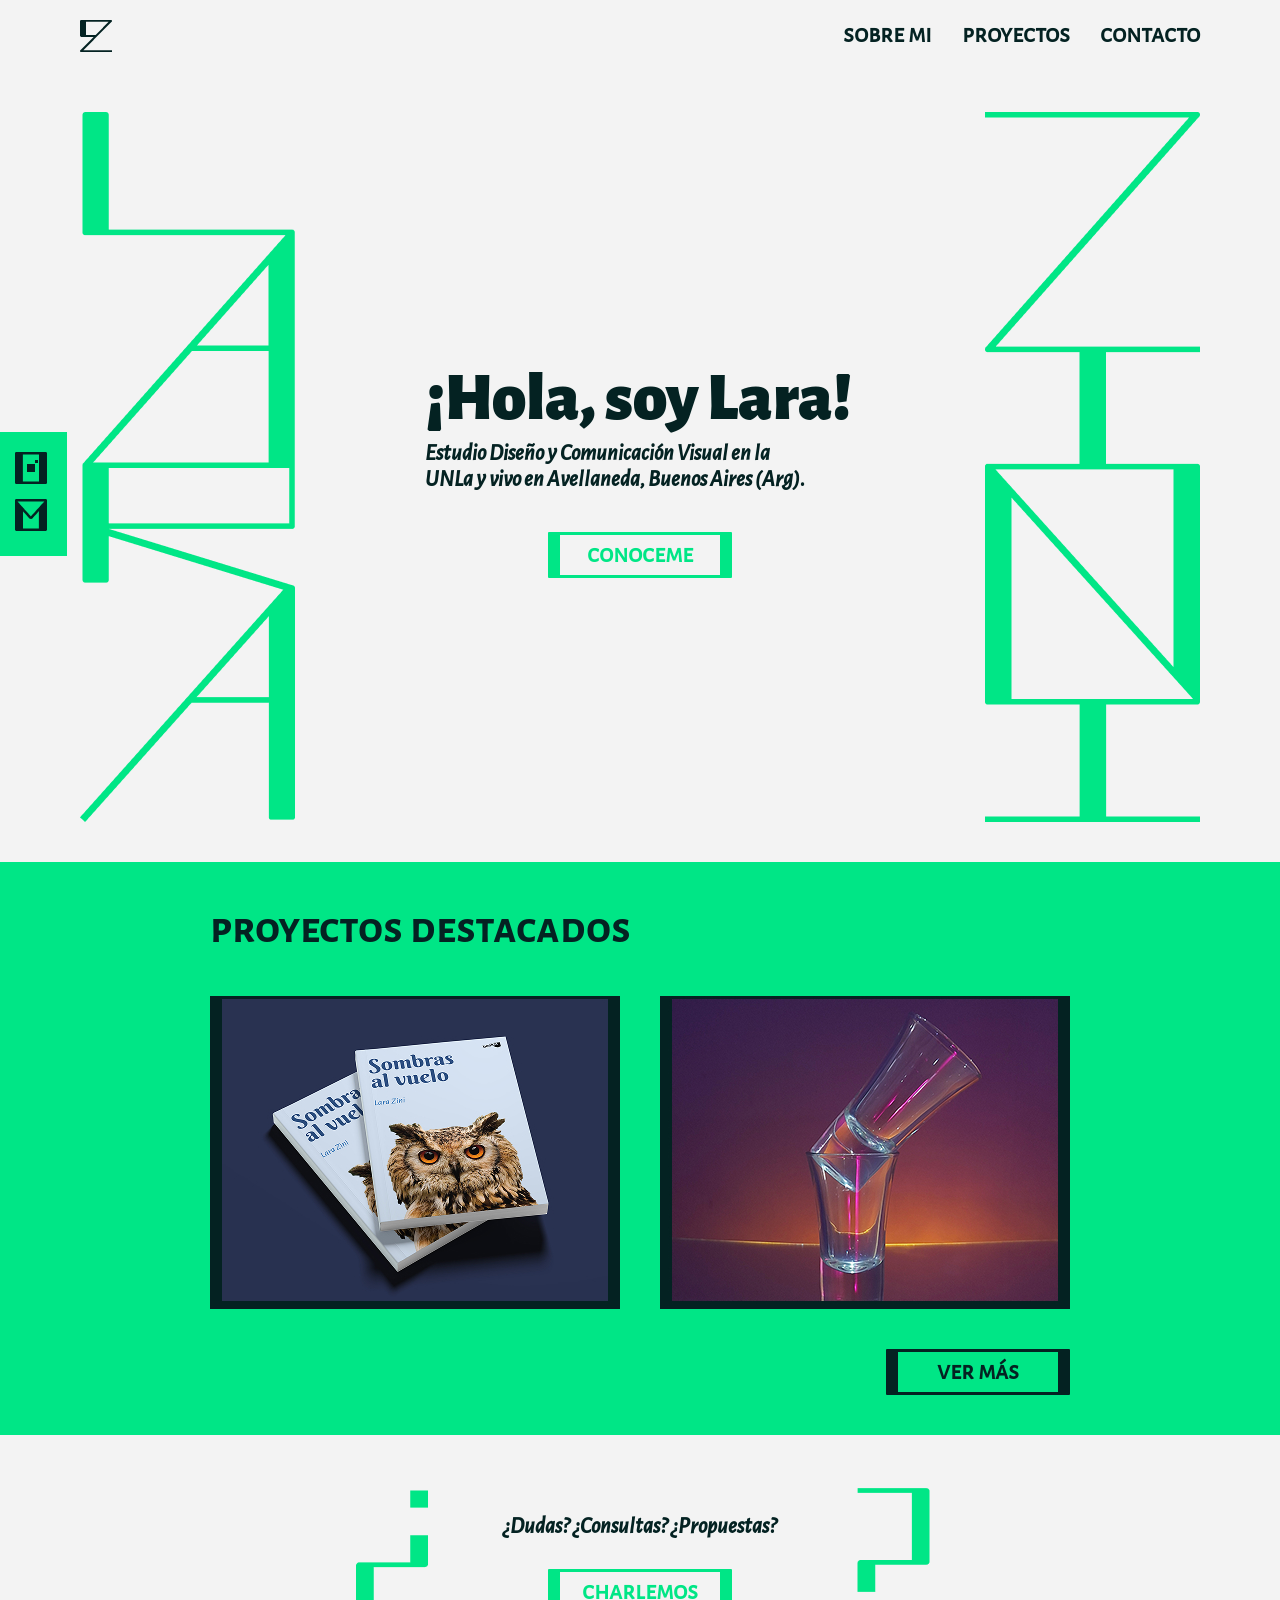
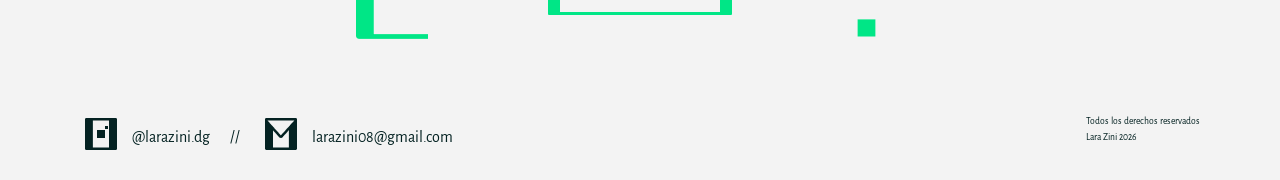
<file: index.html>
<!DOCTYPE html>
<html>

<head>
    <meta charset="utf-8" />
    <meta name="viewport" content="width=device-width, initial-scale=1.0">
    <meta name="author" content="Lara Zini">
    <meta name="keywords" content="diseñador gráfico, branding, identidad de marca, diseño editorial, fotógrafo">
    <link href="estilos.css" rel="stylesheet">
    <link rel="stylesheet" type="text/css" href="lightbox/jquery.fancybox.css">
    <title>ZiniLara_Porfolio</title>
    <link rel="icon" type="image/x-icon" href="img/favicon.ico">
</head>

<body>
    <header>
        <a href="index.html" target="_self">
            <div class="isotipo"></div>
        </a>
        <nav>
            <a href="sobremi.html" target="_self">
                <h4>sobre mi</h4>
            </a>
            <a href="proyectos.html" target="_self">
                <h4>proyectos</h4>
            </a>
            <a href="contacto.html" target="_self">
                <h4>contacto</h4>
            </a>
        </nav>
    </header>

    <main>
        <section id="fijo">
            <ul id="fijo-ul">
                <li>
                    <a class="instagram" href="https://www.instagram.com/larazini.dg/?hl=es" target="_blank"><img
                            src="img/icono-instagram-negro.png" alt="icono instagram" width="42px" height="42px" /></a>
                </li>
                <li>
                    <a class="mail" href="mailto:larazini08@gmail.com" target="_blank"><img
                            src="img/icono-mail-negro.png" alt="icono mail" width="42px" height="42px" /></a>
                </li>
            </ul>
        </section>

        <section id="bienvenida">
            <img id="logo-lara" src="img/index/logotipo-lara.png" alt="Lara" width="215px" height="710px" />
            <article>
                <div>
                    <h1>¡Hola, soy Lara!</h1>
                    <h6>Estudio Diseño y Comunicación Visual en la UNLa y vivo en Avellaneda, Buenos Aires (Arg).</h6>
                </div>
                <div id="boton-bienvenida">
                    <a class="boton" href="sobremi.html">
                        <h4>conoceme</h4>
                    </a>
                </div>
            </article>
            <img id="logo-zini" src="img/index/logotipo-zini.png" alt="Zini" width="215px" height="710px" />
        </section>
        <section id="proyectos-destacados">
            <h2>proyectos destacados</h2>

            <article class="galeria">
                <div id="galeria-libro">
                    <a href="img/proyectos/libro/libro.jpg" data-fancybox="libro" data-caption="Diseño editorial"
                        width="1160px" height="870px"><img src="img/proyectos/libro/libro-thumbnal.jpg" alt="libro"
                            width="410px" height="308px"></a>
                    <a href="img/proyectos/libro/libro-1.jpg" data-fancybox="libro"
                        data-caption="Composición de doble página" width="1160px" height="870px"></a>
                    <a href="img/proyectos/libro/libro-2.jpg" data-fancybox="libro"
                        data-caption="Estampillas ilustradas" width="1160px" height="870px"></a>
                    <a href="img/proyectos/libro/libro-3.jpg" data-fancybox="libro"
                        data-caption="Composición de doble página" width="1160px" height="870px"></a>
                    <a href="img/proyectos/libro/libro-4.jpg" data-fancybox="libro" data-caption="Tapa y contratapa"
                        width="1160px" height="870px"></a>
                </div>

                <div id="galeria-fotoproducto">
                    <a href="img/proyectos/fotoproducto/fotoproducto.jpg" data-fancybox="fotoproducto"
                        data-caption="Vidrio" width="653px" height="870px"><img
                            src="img/proyectos/fotoproducto/fotoproducto-thumbnal.jpg" alt="fotoproducto" width="410px"
                            height="308px"></a>
                    <a href="img/proyectos/fotoproducto/fotoproducto-1.jpg" data-fancybox="fotoproducto"
                        data-caption="Metal" width="652px" height="870px"></a>
                    <a href="img/proyectos/fotoproducto/fotoproducto-2.jpg" data-fancybox="fotoproducto"
                        data-caption="Cuero" width="1160px" height="870px"></a>
                    <a href="img/proyectos/fotoproducto/fotoproducto-3.jpg" data-fancybox="fotoproducto"
                        data-caption="Orgánico" width="653px" height="870px"></a>
                    <a href="img/proyectos/fotoproducto/fotoproducto-4.jpg" data-fancybox="fotoproducto"
                        data-caption="Orgánico" width="870px" height="870px"></a>
                </div>
            </article>

            <div>
                <a class="boton-negro" href="proyectos.html">
                    <h4>ver más</h4>
                </a>
            </div>
        </section>
        <section id="signos-pregunta">
            <img id="signo-abre" src="img/index/icono-pregunta-apertura.png" alt="signo pregunta apertura" width="120px"
                height="178px" />
            <article>
                <h6>¿Dudas? ¿Consultas? ¿Propuestas?</h6>
                <a class="boton" href="contacto.html">
                    <h4>charlemos</h4>
                </a>
            </article>
            <img id="signo-cierra" src="img/index/icono-pregunta-cierre.png" alt="signo pregunta cierre" width="120px" height="178px" />
        </section>
    </main>

    <footer>
        <ul class="redes">
            <li>
                <a class="instagram" href="https://www.instagram.com/larazini.dg/?hl=es" target="_blank"><img
                        src="img/icono-instagram-negro.png" alt="icono instagram" width="42px" height="42px" /></a>
                <p>@larazini.dg</p>
            </li>
            <li>
                <p>//</p>
            </li>
            <li>
                <a class="mail" href="mailto:larazini08@gmail.com" target="_blank"><img src="img/icono-mail-negro.png"
                        alt="icono mail" width="42px" height="42px" /></a>
                <p>larazini08@gmail.com</p>
            </li>
        </ul>
        <ul id="legales">
            <li>
                <p>Todos los derechos reservados</p>
            </li>
            <li>
                <p>Lara Zini 2026</p>
            </li>
        </ul>
    </footer>
    <script src="lightbox/jquery.min.js"></script>
    <script src="lightbox/jquery.fancybox.js"></script>
</body>

</html>
</file>
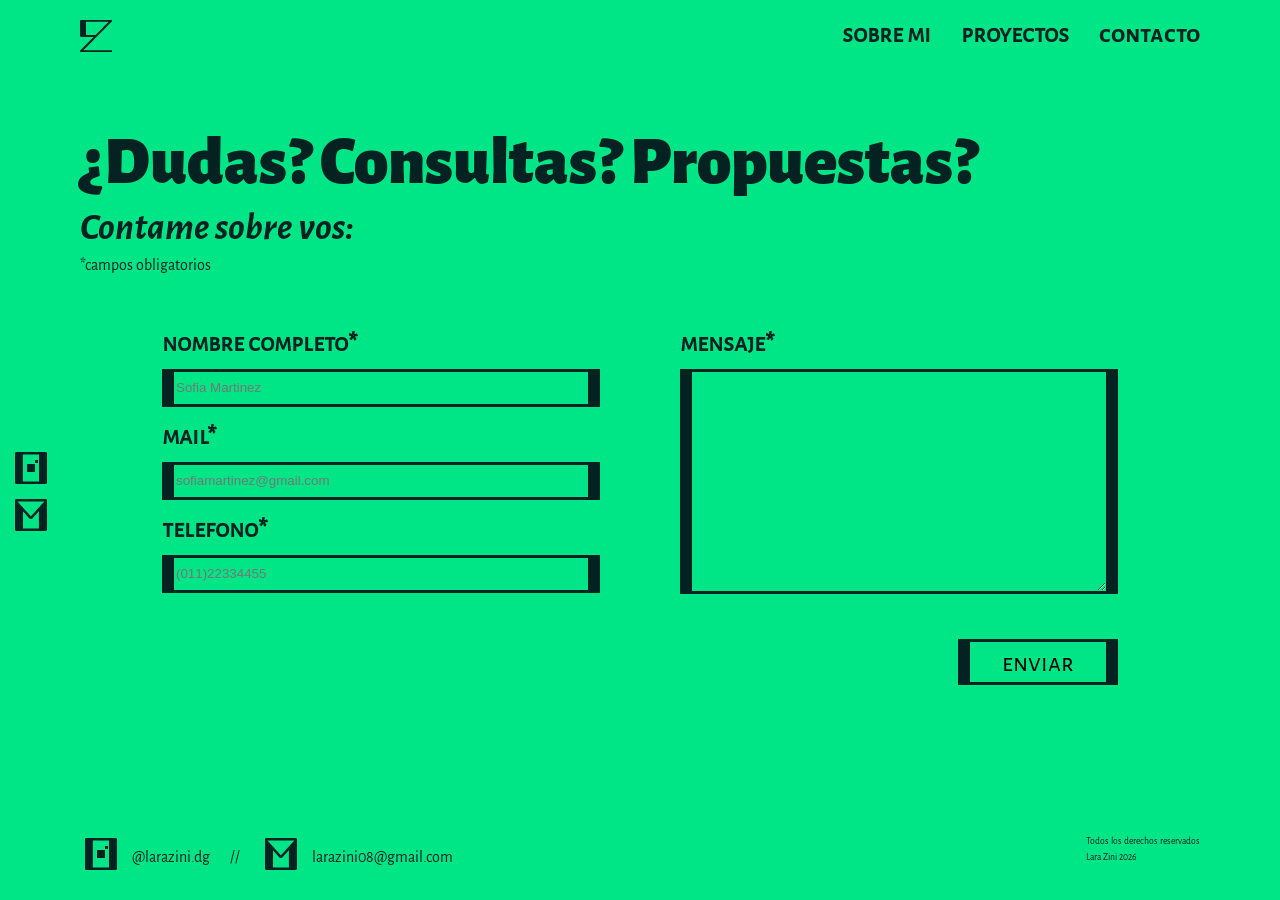
<file: contacto.html>
<!DOCTYPE html>
<html>

<head>
    <meta charset="utf-8" />
    <meta name="viewport" content="width=device-width, initial-scale=1.0">
    <meta name="author" content="Lara Zini">
    <meta name="keywords" content="diseñador gráfico, branding, identidad de marca, diseño editorial, fotógrafo">
    <link href="estilos.css" rel="stylesheet">
    <title>ZiniLara_Porfolio</title>
    <link rel="icon" type="image/x-icon" href="img/favicon.ico">
</head>

<body id="contacto-body">
    <header>
        <a href="index.html" target="_self">
            <div class="isotipo"></div>
        </a>
        <nav>
            <a href="sobremi.html" target="_self">
                <h4>sobre mi</h4>
            </a>
            <a href="proyectos.html" target="_self">
                <h4>proyectos</h4>
            </a>
            <a href="contacto.html" target="_self">
                <h5>contacto</h5>
            </a>
        </nav>
    </header>

    <main>

        <section id="fijo">
            <ul id="fijo-ul">
                <li>
                    <a class="instagram" href="https://www.instagram.com/larazini.dg/?hl=es" target="_blank"><img
                            src="img/icono-instagram-negro.png" alt="icono instagram" width="42px" height="42px" /></a>
                </li>
                <li>
                    <a class="mail" href="mailto:larazini08@gmail.com" target="_blank"><img src="img/icono-mail-negro.png"
                            alt="icono mail" width="42px" height="42px" /></a>
                </li>
            </ul>
        </section>

        <section id="contacto">
            <h1>¿Dudas? Consultas? Propuestas?</h1>
            <h3>Contame sobre vos:</h3>
            <p>*campos obligatorios</p>
            <form method="post" action="" target="_blank" enctype="text/plain">
                <div class="datos">
                    <label for="nombre">
                        <h4>nombre completo*</h4>
                    </label>
                    <input type="text" name="nombre" id="nombre" maxlength="40" placeholder="Sofia Martinez" required>
                    <label for="mail">
                        <h4>mail*</h4>
                    </label>
                    <input type="email" name="mail" id="mail" maxlength="40" placeholder="sofiamartinez@gmail.com"
                        required>
                    <label for="telefono">
                        <h4>telefono*</h4>
                    </label>
                    <input type="tel" name="telefono" id="telefono" maxlength="40" placeholder="(011)22334455" required>
                </div>

                <div class="mensaje">
                    <label for="mensaje">
                        <h4>mensaje*</h4>
                    </label>
                    <textarea name="mensaje" id="mensaje" maxlength="300" required></textarea>
                    <div class="boton-enviar">
                        <input type="submit" value="enviar" class="enviar">
                    </div>
                </div>
            </form>
        </section>
    </main>

    <footer>
        <ul class="redes">
            <li>
                <a class="instagram" href="https://www.instagram.com/larazini.dg/?hl=es" target="_blank"><img
                        src="img/icono-instagram-negro.png" alt="icono instagram" width="42px" height="42px" /></a>
                <p>@larazini.dg</p>
            </li>
            <li><p>//</p></li>
            <li>
                <a class="mail" href="mailto:larazini08@gmail.com" target="_blank"><img src="img/icono-mail-negro.png"
                        alt="icono mail" width="42px" height="42px" /></a>
                <p>larazini08@gmail.com</p>
            </li>
        </ul>
        <ul id="legales">
            <li>
                <p>Todos los derechos reservados</p>
            </li>
            <li>
                <p>Lara Zini 2026</p>
            </li>
        </ul>
    </footer>
</body>

</html>
</file>
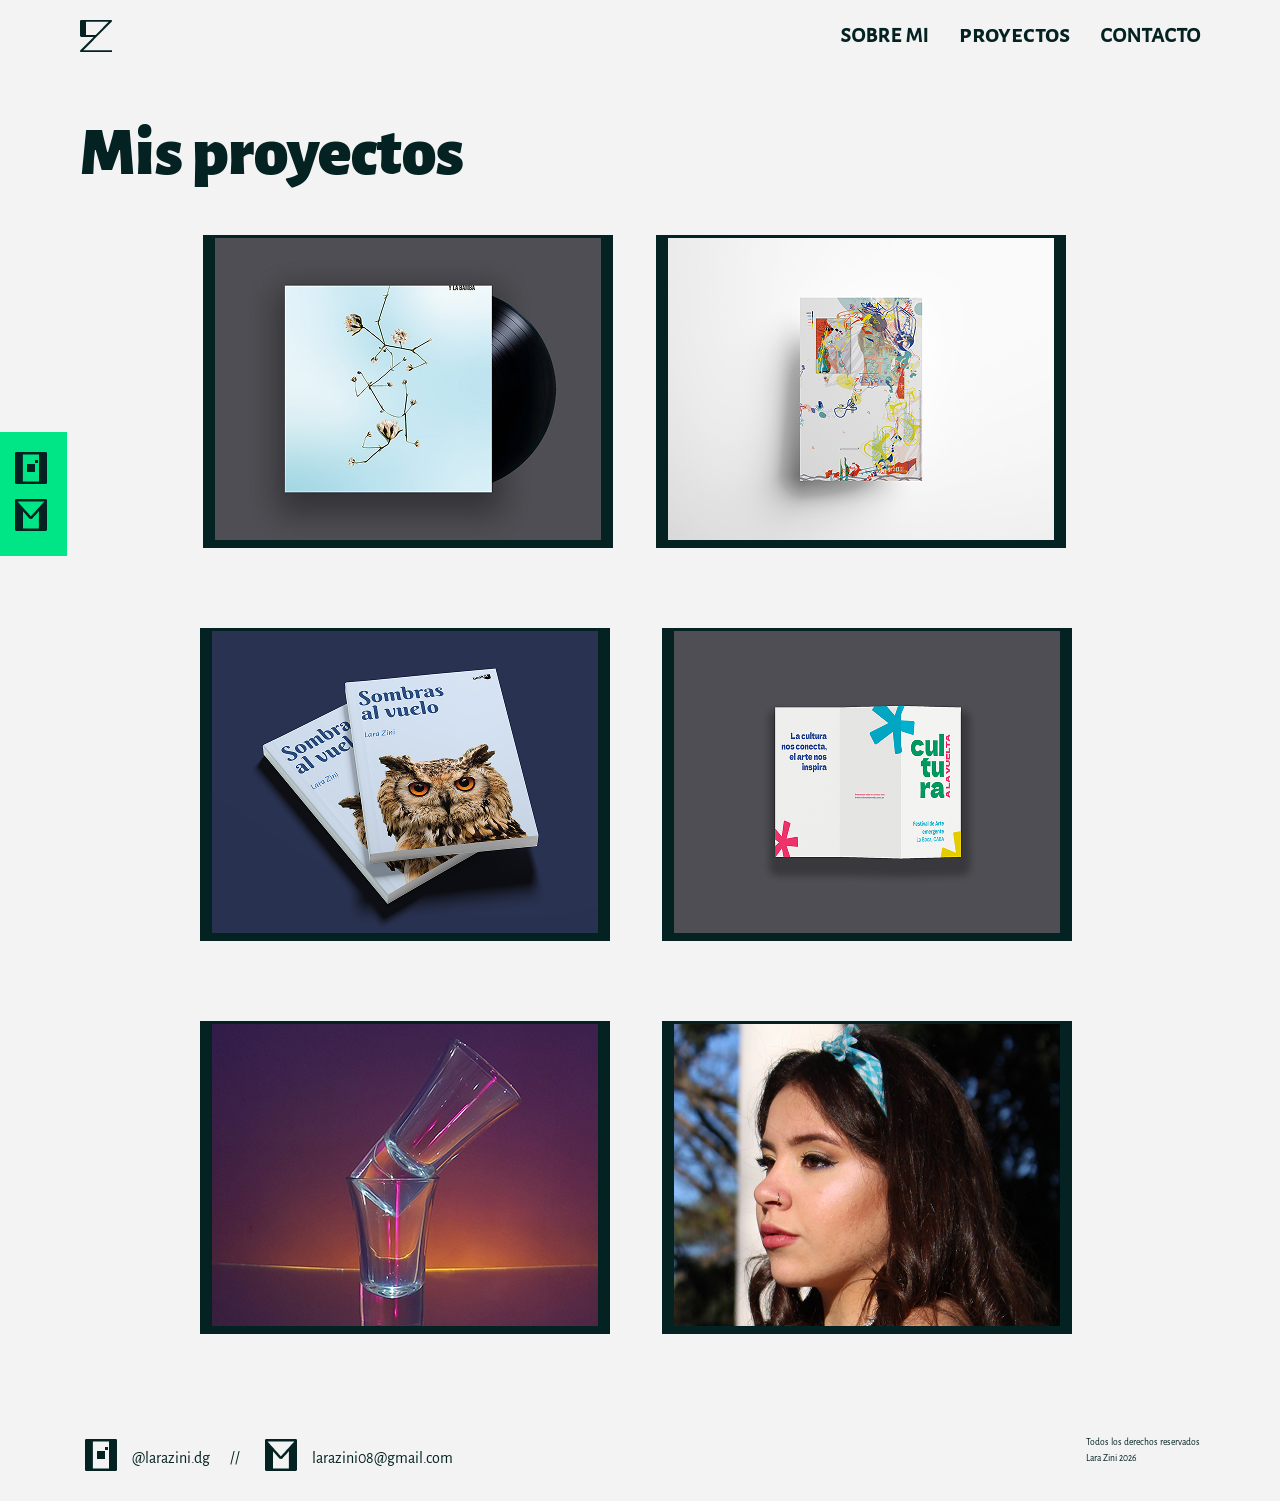
<file: proyectos.html>
<!DOCTYPE html>
<html>

<head>
    <meta charset="utf-8" />
    <meta name="viewport" content="width=device-width, initial-scale=1.0">
    <meta name="author" content="Lara Zini">
    <meta name="keywords" content="diseñador gráfico, branding, identidad de marca, diseño editorial, fotógrafo">
    <link href="estilos.css" rel="stylesheet">
    <link rel="stylesheet" type="text/css" href="lightbox/jquery.fancybox.css">
    <title>ZiniLara_Porfolio</title>
    <link rel="icon" type="image/x-icon" href="img/favicon.ico">
</head>

<body>
    <header>
        <a href="index.html" target="_self">
            <div class="isotipo"></div>
        </a>
        <nav>
            <a href="sobremi.html" target="_self">
                <h4>sobre mi</h4>
            </a>
            <a href="proyectos.html" target="_self">
                <h5>proyectos</h5>
            </a>
            <a href="contacto.html" target="_self">
                <h4>contacto</h4>
            </a>
        </nav>
    </header>

    <main>

        <section id="fijo">
            <ul id="fijo-ul">
                <li>
                    <a class="instagram" href="https://www.instagram.com/larazini.dg/?hl=es" target="_blank"><img
                            src="img/icono-instagram-negro.png" alt="icono instagram" width="42px" height="42px" /></a>
                </li>
                <li>
                    <a class="mail" href="mailto:larazini08@gmail.com" target="_blank"><img src="img/icono-mail-negro.png"
                            alt="icono mail" width="42px" height="42px" /></a>
                </li>
            </ul>
        </section>

        <section id="proyectos">
            <h1>Mis proyectos</h1>
            <article class="galeria">
                <div id="galeria-disco">
                    <a href="img/proyectos/disco/disco.jpg" data-fancybox="disco" data-caption="Tapa de disco"
                        width="1160px" height="870px"><img src="img/proyectos/disco/disco-thumbnal.jpg" alt="disco"
                            width="410px" height="308px"></a>
                    <a href="img/proyectos/disco/disco-1.jpg" data-fancybox="disco" data-caption="Contratapa de disco"
                        width="1160px" height="870px"></a>
                </div>

                <div id="galeria-landscape">
                    <a href="img/proyectos/landscape/landscape.jpg" data-fancybox="landscape"
                        data-caption="Afiche landscape" width="1160px" height="870px"><img
                            src="img/proyectos/landscape/landscape-thumbnal.jpg" alt="landscape" width="410px"
                            height="308px"></a>
                    <a href="img/proyectos/landscape/landscape-1.jpg" data-fancybox="landscape"
                        data-caption="Primer acercamiento" width="615px" height="870px"></a>
                    <a href="img/proyectos/landscape/landscape-2.jpg" data-fancybox="landscape"
                        data-caption="Segundo acercamiento" width="615px" height="870px"></a>
                    <a href="img/proyectos/landscape/landscape-3.jpg" data-fancybox="landscape"
                        data-caption="Tercer acercamiento" width="615px" height="870px"></a>
                    <a href="img/proyectos/landscape/landscape-4.jpg" data-fancybox="landscape"
                        data-caption="Cuarto acercamiento" width="615px" height="870px"></a>
                </div>
            </article>

            <article class="galeria">
                <div id="galeria-libro">
                    <a href="img/proyectos/libro/libro.jpg" data-fancybox="libro" data-caption="Diseño editorial"
                        width="1160px" height="870px"><img src="img/proyectos/libro/libro-thumbnal.jpg" alt="libro"
                            width="410px" height="308px"></a>
                    <a href="img/proyectos/libro/libro-1.jpg" data-fancybox="libro"
                        data-caption="Composición de doble página" width="1160px" height="870px"></a>
                    <a href="img/proyectos/libro/libro-2.jpg" data-fancybox="libro"
                        data-caption="Estampillas ilustradas" width="1160px" height="870px"></a>
                    <a href="img/proyectos/libro/libro-3.jpg" data-fancybox="libro"
                        data-caption="Composición de doble página" width="1160px" height="870px"></a>
                    <a href="img/proyectos/libro/libro-4.jpg" data-fancybox="libro" data-caption="Tapa y contratapa"
                        width="1160px" height="870px"></a>
                </div>

                <div id="galeria-festival">
                    <a href="img/proyectos/festival/festival.jpg" data-fancybox="festival"
                        data-caption="Cronograma frente" width="1160px" height="870px"><img
                            src="img/proyectos/festival/festival-thumbnal.jpg" alt="festival" width="410px"
                            height="308px"></a>
                    <a href="img/proyectos/festival/festival-1.jpg" data-fancybox="festival"
                        data-caption="Cronograma dorso" width="1160px" height="870px"></a>
                    <a href="img/proyectos/festival/festival-2.jpg" data-fancybox="festival" data-caption="Afiche"
                        width="1160px" height="870px"></a>
                    <a href="img/proyectos/festival/festival-3.jpg" data-fancybox="festival" data-caption="Postales"
                        width="1160px" height="870px"></a>
                </div>
            </article>

            <article class="galeria">
                <div id="galeria-fotoproducto">
                    <a href="img/proyectos/fotoproducto/fotoproducto.jpg" data-fancybox="fotoproducto"
                        data-caption="Vidrio" width="653px" height="870px"><img
                            src="img/proyectos/fotoproducto/fotoproducto-thumbnal.jpg" alt="fotoproducto" width="410px"
                            height="308px"></a>
                    <a href="img/proyectos/fotoproducto/fotoproducto-1.jpg" data-fancybox="fotoproducto"
                        data-caption="Metal" width="652px" height="870px"></a>
                    <a href="img/proyectos/fotoproducto/fotoproducto-2.jpg" data-fancybox="fotoproducto"
                        data-caption="Cuero" width="1160px" height="870px"></a>
                    <a href="img/proyectos/fotoproducto/fotoproducto-3.jpg" data-fancybox="fotoproducto"
                        data-caption="Orgánico" width="653px" height="870px"></a>
                    <a href="img/proyectos/fotoproducto/fotoproducto-4.jpg" data-fancybox="fotoproducto"
                        data-caption="Orgánico" width="870px" height="870px"></a>
                </div>

                <div id="galeria-modelo">
                    <a href="img/proyectos/modelo/modelo.jpg" data-fancybox="modelo"
                        data-caption="Sesión de fotos en exterior" width="580px" height="870px"><img
                            src="img/proyectos/modelo/modelo-thumbnal.jpg" alt="modelo" width="410px"
                            height="308px"></a>
                    <a href="img/proyectos/modelo/modelo-1.jpg" data-fancybox="modelo"
                        data-caption="Sesión de fotos en exterior" width="580px" height="870px"></a>
                    <a href="img/proyectos/modelo/modelo-2.jpg" data-fancybox="modelo"
                        data-caption="Sesión de fotos en estudio" width="580px" height="870px"></a>
                    <a href="img/proyectos/modelo/modelo-3.jpg" data-fancybox="modelo"
                        data-caption="Sesión de fotos en estudio" width="580px" height="870px"></a>
                </div>
            </article>
        </section>
    </main>

    <footer>
        <ul class="redes">
            <li>
                <a class="instagram" href="https://www.instagram.com/larazini.dg/?hl=es" target="_blank"><img
                        src="img/icono-instagram-negro.png" alt="icono instagram" width="42px" height="42px" /></a>
                <p>@larazini.dg</p>
            </li>
            <li><p>//</p></li>
            <li>
                <a class="mail" href="mailto:larazini08@gmail.com" target="_blank"><img src="img/icono-mail-negro.png"
                        alt="icono mail" width="42px" height="42px" /></a>
                <p>larazini08@gmail.com</p>
            </li>
        </ul>
        <ul id="legales">
            <li>
                <p>Todos los derechos reservados</p>
            </li>
            <li>
                <p>Lara Zini 2026</p>
            </li>
        </ul>
    </footer>
    <script src="lightbox/jquery.min.js"></script>
    <script src="lightbox/jquery.fancybox.js"></script>
</body>

</html>
</file>
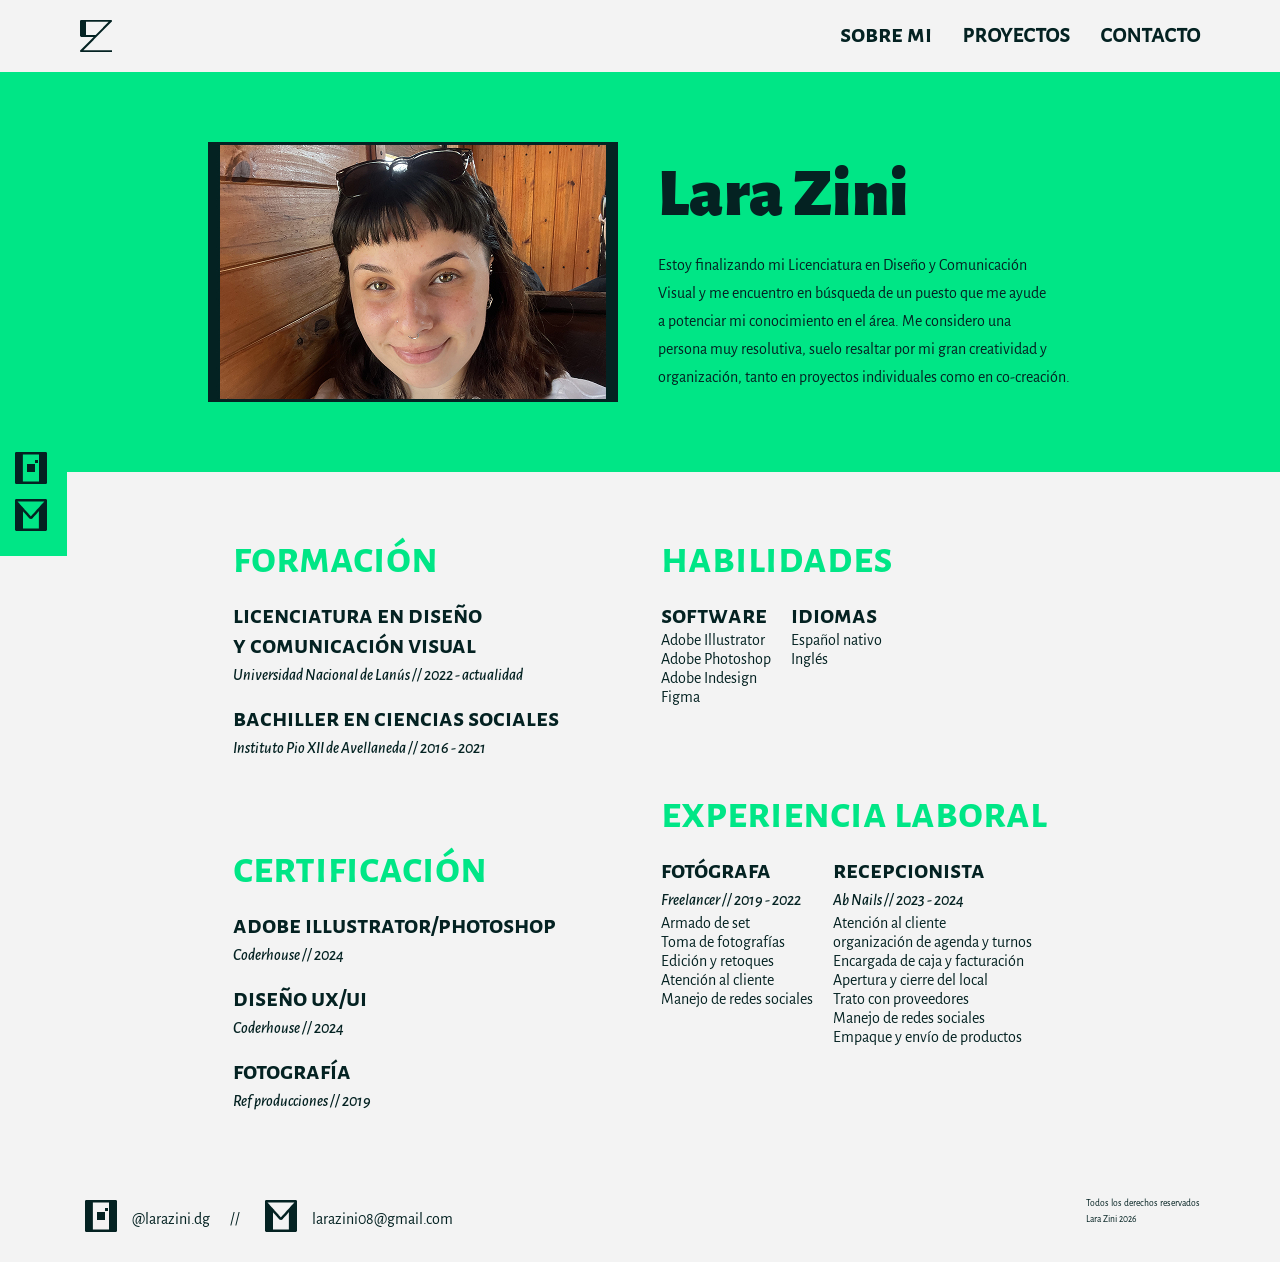
<file: sobremi.html>
<!DOCTYPE html>
<html>

<head>
    <meta charset="utf-8" />
    <meta name="viewport" content="width=device-width, initial-scale=1.0">
    <meta name="author" content="Lara Zini">
    <meta name="keywords" content="diseñador gráfico, branding, identidad de marca, diseño editorial, fotógrafo">
    <link href="estilos.css" rel="stylesheet">
    <title>ZiniLara_Porfolio</title>
    <link rel="icon" type="image/x-icon" href="img/favicon.ico">
</head>

<body>
    <header>
        <a href="index.html" target="_self">
            <div class="isotipo"></div>
        </a>
        <nav>
            <a href="sobremi.html" target="_self">
                <h5>sobre mi</h5>
            </a>
            <a href="proyectos.html" target="_self">
                <h4>proyectos</h4>
            </a>
            <a href="contacto.html" target="_self">
                <h4>contacto</h4>
            </a>
        </nav>
    </header>

    <main>

        <section id="fijo">
            <ul id="fijo-ul">
                <li>
                    <a class="instagram" href="https://www.instagram.com/larazini.dg/?hl=es" target="_blank"><img
                            src="img/icono-instagram-negro.png" alt="icono instagram" width="42px" height="42px" /></a>
                </li>
                <li>
                    <a class="mail" href="mailto:larazini08@gmail.com" target="_blank"><img src="img/icono-mail-negro.png"
                            alt="icono mail" width="42px" height="42px" /></a>
                </li>
            </ul>
        </section>

        <section id="sobremi">
            <img src="img/sobremi/sobremi.jpg" alt="Foto de Lara Zini" width="410px" height="260px" />
            <article>
                <h1>Lara Zini</h1>
                <p>Estoy finalizando mi Licenciatura en Diseño y Comunicación Visual y me encuentro en búsqueda de un
                    puesto que me ayude
                    a potenciar mi conocimiento en el área. Me considero una persona muy resolutiva, suelo resaltar por
                    mi gran creatividad y organización, tanto
                    en proyectos individuales como en co-creación.</p>
            </article>
        </section>

        <div id="informacion">
            <div>
                <section id="formacion">
                    <h2>formación</h2>
                    <article>
                        <h5>licenciatura en diseño y comunicación visual</h5>
                        <p>Universidad Nacional de Lanús // 2022 - actualidad</p>
                    </article>
                    <article>
                        <h5>bachiller en ciencias sociales</h5>
                        <p>Instituto Pio XII de Avellaneda // 2016 - 2021</p>
                    </article>
                </section>

                <section id="certificacion">
                    <h2>certificación</h2>
                    <article>
                        <h5>adobe illustrator/photoshop</h5>
                        <p>Coderhouse // 2024</p>
                    </article>
                    <article>
                        <h5>diseño ux/ui</h5>
                        <p>Coderhouse // 2024</p>
                    </article>
                    <article>
                        <h5>fotografía</h5>
                        <p>Ref producciones // 2019</p>
                    </article>
                </section>
            </div>
            <div>
                <section id="habilidades">
                    <h2>habilidades</h2>
                    <div>
                        <article>
                            <h5>software</h5>
                            <ul>
                                <li>Adobe Illustrator</li>
                                <li>Adobe Photoshop</li>
                                <li>Adobe Indesign</li>
                                <li>Figma</li>
                            </ul>
                        </article>
                        <article>
                            <h5>idiomas</h5>
                            <ul>
                                <li>Español nativo</li>
                                <li>Inglés</li>
                            </ul>
                        </article>
                    </div>
                </section>

                <section id="experiencia">
                    <h2>experiencia laboral</h2>
                    <div>
                        <article>
                            <h5>fotógrafa</h5>
                            <p>Freelancer // 2019 - 2022</p>
                            <ul>
                                <li>Armado de set</li>
                                <li>Toma de fotografías</li>
                                <li>Edición y retoques</li>
                                <li>Atención al cliente</li>
                                <li>Manejo de redes sociales</li>
                            </ul>
                        </article>
                        <article>
                            <h5>recepcionista</h5>
                            <p>Ab Nails // 2023 - 2024</p>
                            <ul>
                                <li>Atención al cliente</li>
                                <li>organización de agenda y turnos</li>
                                <li>Encargada de caja y facturación</li>
                                <li>Apertura y cierre del local</li>
                                <li>Trato con proveedores</li>
                                <li>Manejo de redes sociales</li>
                                <li>Empaque y envío de productos</li>
                            </ul>
                        </article>
                    </div>
                </section>
            </div>
        </div>
    </main>

    <footer>
        <ul class="redes">
            <li>
                <a class="instagram" href="https://www.instagram.com/larazini.dg/?hl=es" target="_blank"><img
                        src="img/icono-instagram-negro.png" alt="icono instagram" width="42px" height="42px" /></a>
                <p>@larazini.dg</p>
            </li>
            <li><p>//</p></li>
            <li>
                <a class="mail" href="mailto:larazini08@gmail.com" target="_blank"><img src="img/icono-mail-negro.png"
                        alt="icono mail" width="42px" height="42px" /></a>
                <p>larazini08@gmail.com</p>
            </li>
        </ul>
        <ul id="legales">
            <li>
                <p>Todos los derechos reservados</p>
            </li>
            <li>
                <p>Lara Zini 2026</p>
            </li>
        </ul>
    </footer>
</body>

</html>
</file>
<file: estilos.css>
@charset "utf-8";
/*css document*/

/*AJUSTES GENERALES*/
@font-face {
    font-family: 'alegreyasans-regular';
    src: url(fonts/AlegreyaSans-Regular.ttf);
    font-weight: normal;
    font-style: normal;
}

@font-face {
    font-family: 'alegreyasans-lightitalic';
    src: url(fonts/AlegreyaSans-LightItalic.ttf);
    font-weight: lighter;
    font-style: italic;
}

@font-face {
    font-family: 'alegreyasans-mediumitalic';
    src: url(fonts/AlegreyaSans-MediumItalic.ttf);
    font-weight: medium;
    font-style: italic;
}

@font-face {
    font-family: 'alegreyasans-bolditalic';
    src: url(fonts/AlegreyaSans-BoldItalic.ttf);
    font-weight: bold;
    font-style: italic;
}
@font-face {
    font-family: 'alegreyasans-black';
    src: url(fonts/AlegreyaSans-Black.ttf);
    font-weight: bolder;
    font-style: normal;
}

@font-face {
    font-family: 'alegreyasansSC-regular';
    src: url(fonts/AlegreyaSansSC-Regular.ttf);
    font-weight: normal;
    font-style: normal;
}

@font-face {
    font-family: 'alegreyasansSC-bold';
    src: url(fonts/AlegreyaSansSC-Bold.ttf);
    font-weight: bold;
    font-style: normal;
}


/*CARACTERISTICAS*/

body{
    background-color:var(--blanco);
    font-family:'alegreyasans-regular', sans-serif;
    text-wrap: balance;
    color:var(--negro);
    margin: 0;
    padding: 0;
    min-height: 100vh;
    display: flex;
    flex-direction: column;
    justify-content: space-between;
}


/*ESTILOS*/

h1{
    font-family: 'alegreyasans-black', sans-serif;
    font-size: 4.3rem;
    margin: 0;
}

h2{
    font-family: 'alegreyasansSC-bold', sans-serif;
    font-size: 2.8rem;
    margin: 0;
}

h3{
    font-family: 'alegreyasans-bolditalic', sans-serif;
    font-size: 2.4rem;
    margin: 0
}

h4{
    font-family: 'alegreyasansSC-regular', sans-serif;
    font-size: 1.6rem;
    margin: 0;
}

h5{
    font-family: 'alegreyasansSC-bold', sans-serif;
    font-size: 1.6rem;
    margin: 0;
}

h6{
    font-family: 'alegreyasans-mediumitalic', sans-serif;
    font-size: 1.4rem;
    margin: 0;
}

p{
    font-size: 1rem;
    line-height: 1.75rem;
    margin: 0;
}

:root{
    --blanco:#F3F3F3;
    --verde:#00E686;
    --negro: #042222;
}

/*TODOS LOS HTML*/

header{
    display: flex;
    justify-content: space-between;
    flex-wrap: wrap;
    padding: 20px 0;
    margin: 0 80px;
    gap: 40px;
}

nav{
    display: flex;
    flex-wrap: wrap;
    gap: 30px
}

.isotipo{
    background-image: url(img/isotipo-negro.png); width: 32px; height: 32px;
}

.isotipo:hover{
    content: url(img/isotipo-verde.png);
    width: 32px; height: 32px;
}

a{
    text-decoration: none;
    color:var(--negro);
}

a:hover{
    color: var(--verde);
}

#fijo{
    background-color: var(--verde);
    position: fixed;
    top: 48%;
    left: 0%;
    padding: 15px 15px 15px 10px;
}

.boton{
    color:var(--verde);
    border-width: 3px 12px ;
    border-color: var(--verde);
    border-style: solid;
    border-radius: 1px;
    width: 160px;
    text-align: center;
    padding: 5px 0;
}

.boton:hover{
    color: var(--blanco);
    background-color: var(--verde);
}

.boton-negro{
    border-width: 3px 12px ;
    border-color: var(--negro);
    border-style: solid;
    border-radius: 1px;
    width: 160px;
    padding: 5px 0;
    display: flex;
    justify-content: center;
}

.boton-negro:hover{
    color: var(--verde);
    background-color: var(--negro);
}

ul{
    list-style: none;
    margin: 0;
    padding: 0;
}

footer{
    display: flex;
    justify-content: space-between;
    flex-wrap: wrap;
    padding: 20px 0;
    margin: 0 80px;
    gap: 15px;
}

.redes li{
    display: flex;
    align-items: center;
    gap: 10px;
}

.instagram:hover{
    content: url(img/icono-instagram-verde.png);
}

.mail:hover{
    content: url(img/icono-mail-verde.png);
}

.redes{
    display: flex;
    gap: 20px;
    flex-wrap: wrap;
}

#legales p{
    font-size: 0.6rem;
    line-height: 1rem;
}


/*INDEX HTML*/
section{
padding: 40px 0;
}

#bienvenida{
    display: flex;
    justify-content: space-between;
    flex-wrap: wrap;
    gap: 50px;
    margin: 0 80px;
}

#bienvenida article{
    display: flex;
    max-width: 431px;
    flex-direction: column;
    justify-content: center;
    gap: 40px;
}

#boton-bienvenida{
    display: flex;
    justify-content: center;
}

#proyectos-destacados{
    background-color:var(--verde);
    padding: 40px 80px;
    display: flex;
    flex-direction: column;
    align-content: center;
    flex-wrap: wrap;
}

#proyectos-destacados h2{
    color: var(--negro);
}

#proyectos-destacados div{
    display: flex;
    justify-content: flex-end;
}

#signos-pregunta{
    display: flex;
    justify-content: center;
    flex-wrap: wrap;
    gap: 50px;
    margin: 0 80px;
}

#signos-pregunta article{
    display: flex;
    flex-direction: column;
    justify-content: center;
    align-items: center;
    gap: 30px;
}

/*SOBRE MI HTML*/

#sobremi{
    background-color:var(--verde);
    display: flex;
    justify-content: center;
    flex-wrap: wrap;
    align-items: center;
    gap: 40px;
    padding: 70px 20px;
}

#sobremi article{
    max-width: 415px;
    display: flex;
    flex-direction: column;
    gap: 15px;
}

h2{
    color:var(--verde);
}

#informacion{
    display: flex;
    justify-content: center;
    flex-wrap: wrap;
    gap: 40px;
    padding: 20px;
}

#informacion div{
    max-width: 388px;
}

#formacion, #certificacion, #habilidades, #experiencia{
    display: flex;
    flex-direction: column;
    gap: 15px;
}

#habilidades div{
    display: flex;
    gap: 20px;
}

#experiencia div{
    display: flex;
    gap: 20px;
}

#informacion p {
    font-family: 'alegreyasans-mediumitalic', sans-serif;
}

/*PROYECTOS HTML*/

#proyectos{
    display: flex;
    flex-direction: column;
    margin: 0 80px;
}

.galeria{
    display: flex;
    justify-content: center;
    flex-wrap: wrap;
    gap: 40px;
    padding: 40px 0;
}

/*HOVER MINIATURAS*/

#galeria-disco a{
    display: inline-block;
    background-image: url(img/proyectos/disco/disco-thumbnal-hover.jpg);
    background-size: 410px 308px;
    background-position: center;
}

#galeria-disco a:hover img{
    opacity: 0;
    transition: opacity 0.3s ease;
}


#galeria-landscape a{
    display: inline-block;
    background-image: url(img/proyectos/landscape/landscape-thumbnal-hover.jpg);
    background-size: 410px 308px;
    background-position: center;
}

#galeria-landscape a:hover img{
    opacity: 0;
    transition: opacity 0.3s ease;
}


#galeria-libro a{
    display: inline-block;
    background-image: url(img/proyectos/libro/libro-thumbnal-hover.jpg);
    background-size: 410px 308px;
    background-position: center;
}

#galeria-libro a:hover img{
    opacity: 0;
    transition: opacity 0.3s ease;
}


#galeria-festival a{
    display: inline-block;
    background-image: url(img/proyectos/festival/festival-thumbnal-hover.jpg);
    background-size: 410px 308px;
    background-position: center;
}

#galeria-festival a:hover img{
    opacity: 0;
    transition: opacity 0.3s ease;
}


#galeria-fotoproducto a{
    display: inline-block;
    background-image: url(img/proyectos/fotoproducto/fotoproducto-thumbnal-hover.jpg);
    background-size: 410px 308px;
    background-position: center;
}

#galeria-fotoproducto a:hover img{
    opacity: 0;
    transition: opacity 0.3s ease;
}


#galeria-modelo a{
    display: inline-block;
    background-image: url(img/proyectos/modelo/modelo-thumbnal-hover.jpg);
    background-size: 410px 308px;
    background-position: center;
}

#galeria-modelo a:hover img{
    opacity: 0;
    transition: opacity 0.3s ease;
}



/*CONTACTO HTML*/

#contacto-body{
    background-color: var(--verde);
}

#contacto{
    padding: 20px 80px;
}

form{
    width: 100%;
    height: auto;
    display: flex;
    flex-wrap: wrap;
    flex-direction: row;
    justify-content: center;
    padding: 50px 0;
    gap: 80px;
}

.datos{
    display: flex;
    flex-direction: column;
    gap: 15px;
}

.mensaje{
    display: flex;
    flex-direction: column;
    gap: 15px;
}

label{
    display: block;
    height: 25px;
}

input{
    width: 410px;
    height: 30px;
    border-width: 3px 12px ;
    border-color:var(--negro);
    border-style: solid;
    background-color:var(--verde);
}

.enviar{
    width: 160px;
    text-align: center;
    padding: 20px 0;
    font-family: 'alegreyasansSC-regular', sans-serif;
    font-size: 1.6rem;
    margin: 0;
    line-height: 0.2rem;
}

.enviar:hover{
    color: var(--verde);
    background-color: var(--negro);
}

.boton-enviar{
    display: flex;
    justify-content: flex-end;
    padding: 30px 0;
    border-radius: 1px;
}

textarea{
    width:410px;
    height: 215px;
    border-width: 3px 12px ;
    border-color: var(--negro);
    border-style: solid;
    background-color:var(--verde);
}

/*MEDIA QUERIES*/

@media screen and (max-width: 600px){
    #bienvenida, #signos-pregunta{
        margin:0 30px
    }

    h1{
        font-size: 3rem;
    }

    h2{
        font-size: 2.1rem;
    }

    h4{
        font-size: 1.3rem;
    }

    h6{
        font-size: 1rem;
    }

    p{
        font-size: 0.8rem;
    }

    header{
        margin: 0 20px;
    }

    footer{
        margin: 0 20px;
        flex-wrap: wrap;
    }

    #logo-lara, #logo-zini{
        width: 71px;
        height: 236px;
    }

    #signo-abre, #signo-cierra{
        width: 44px;
        height: 65px;
    }
}
</file>
